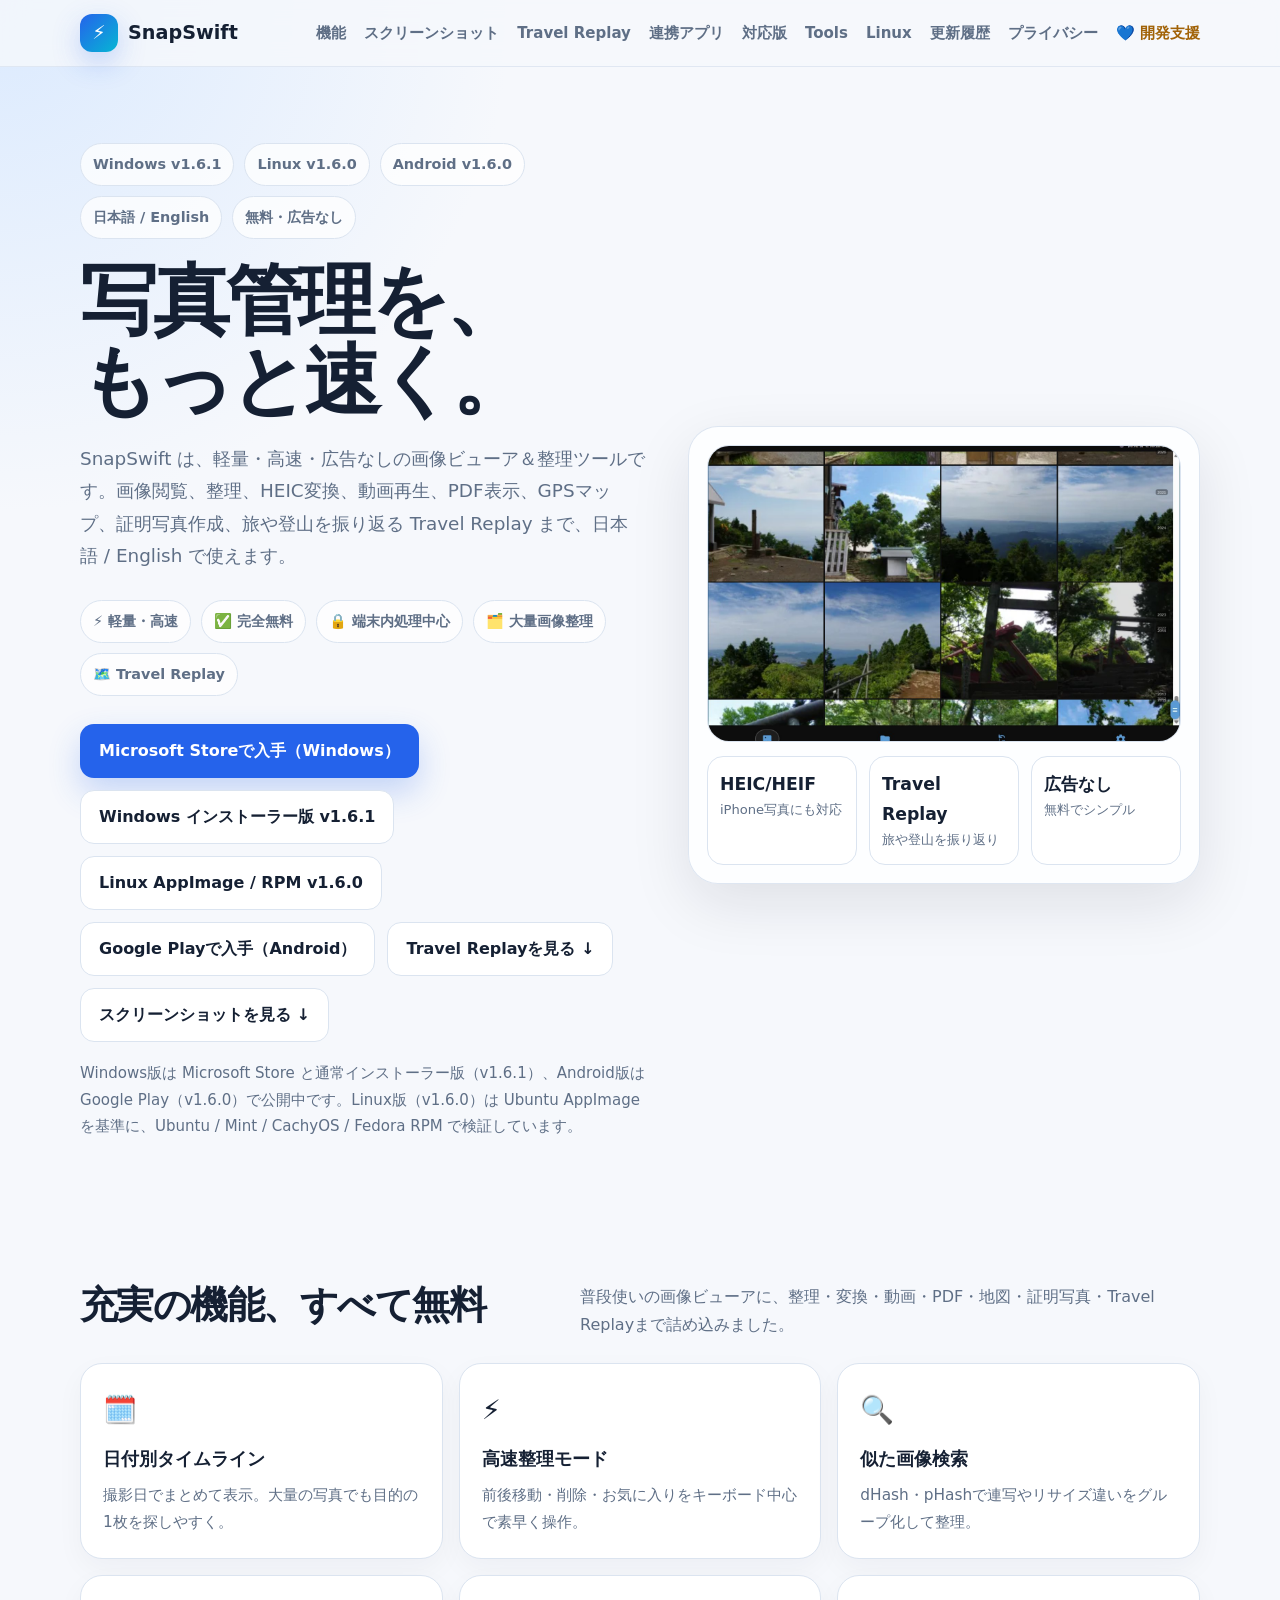
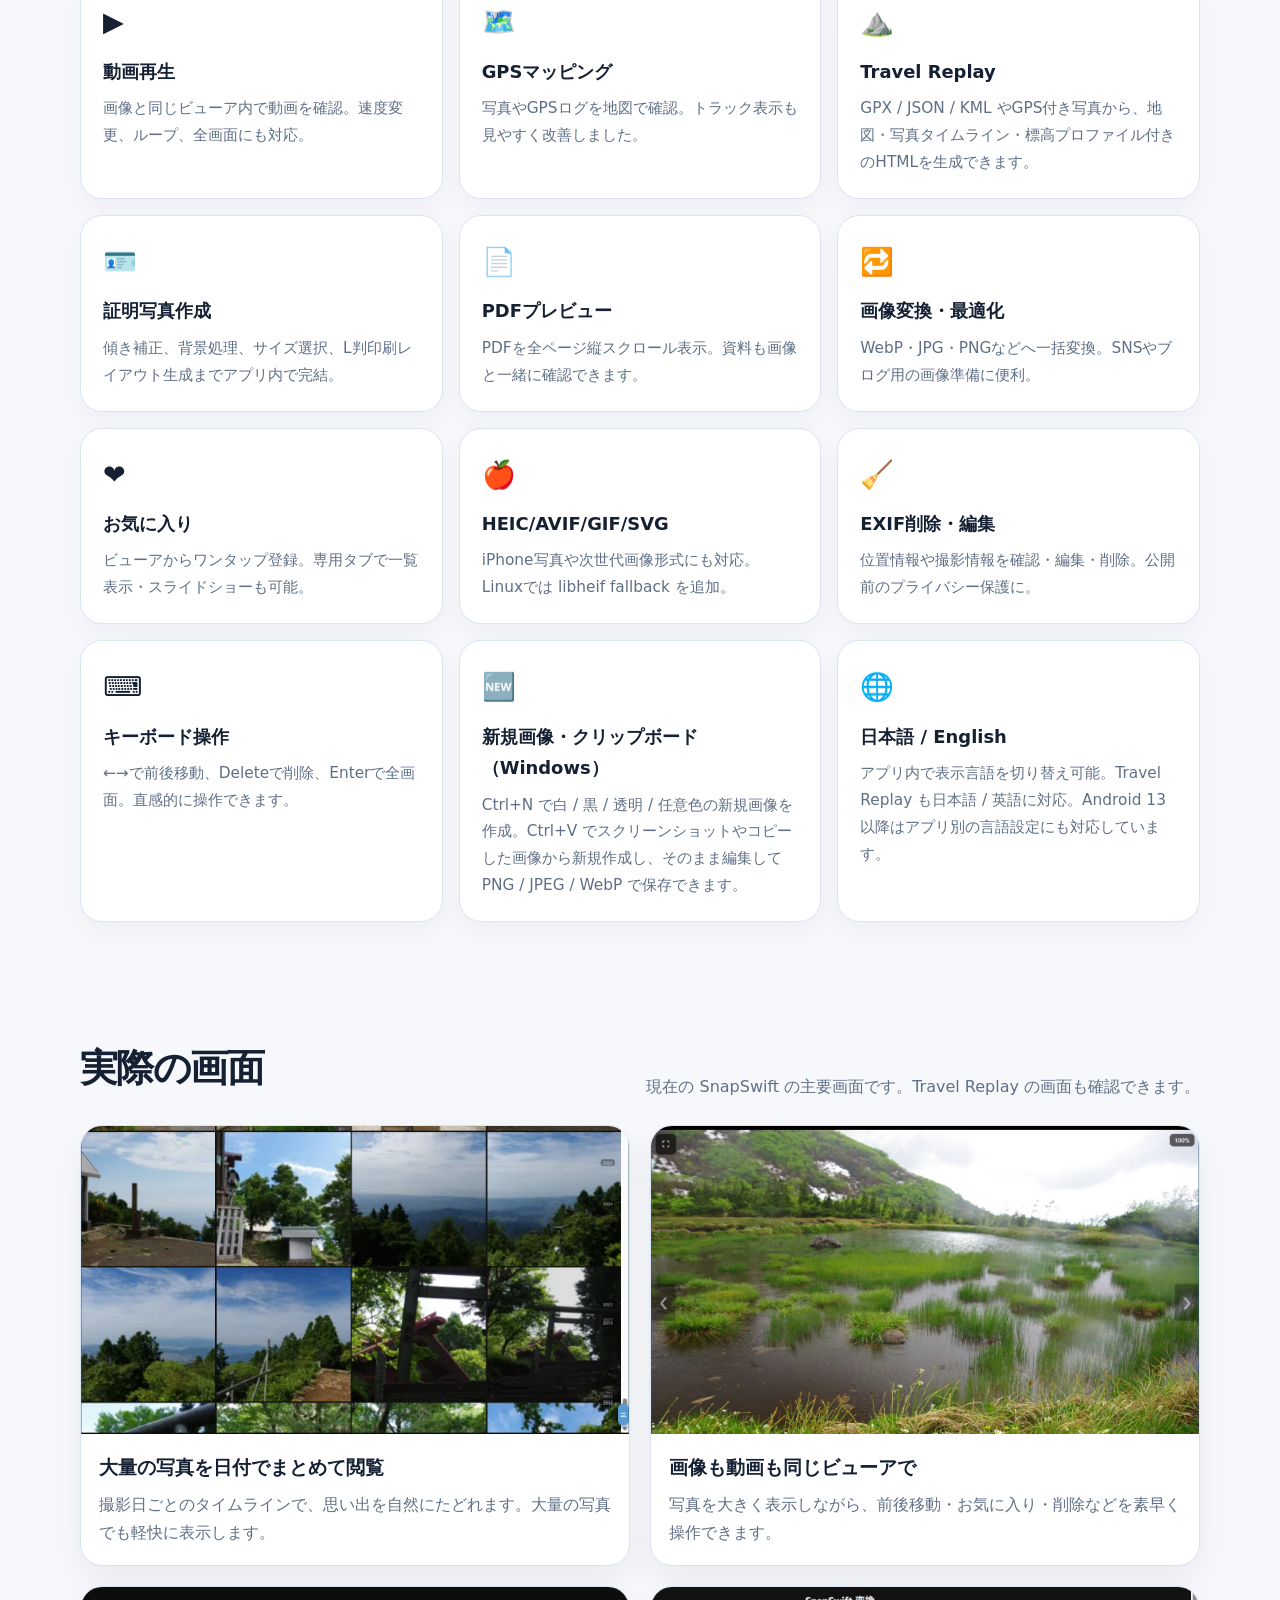
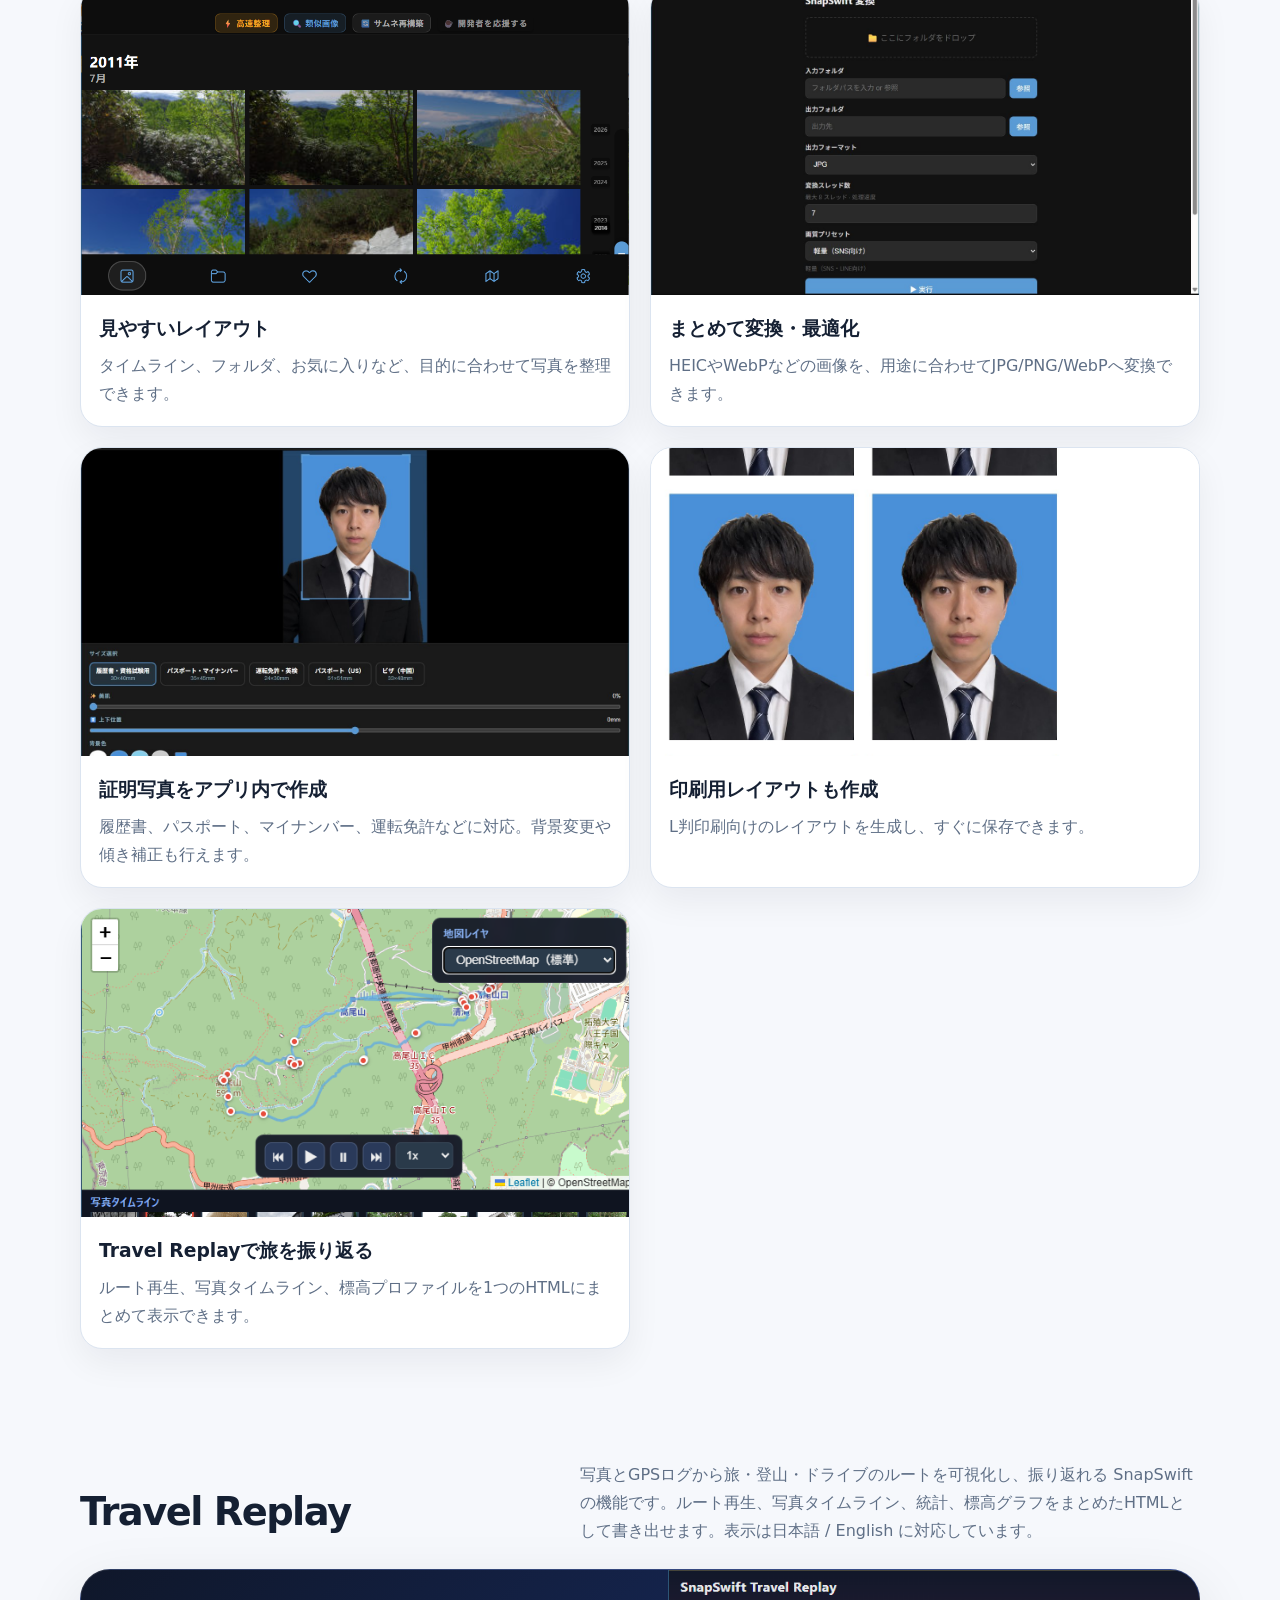
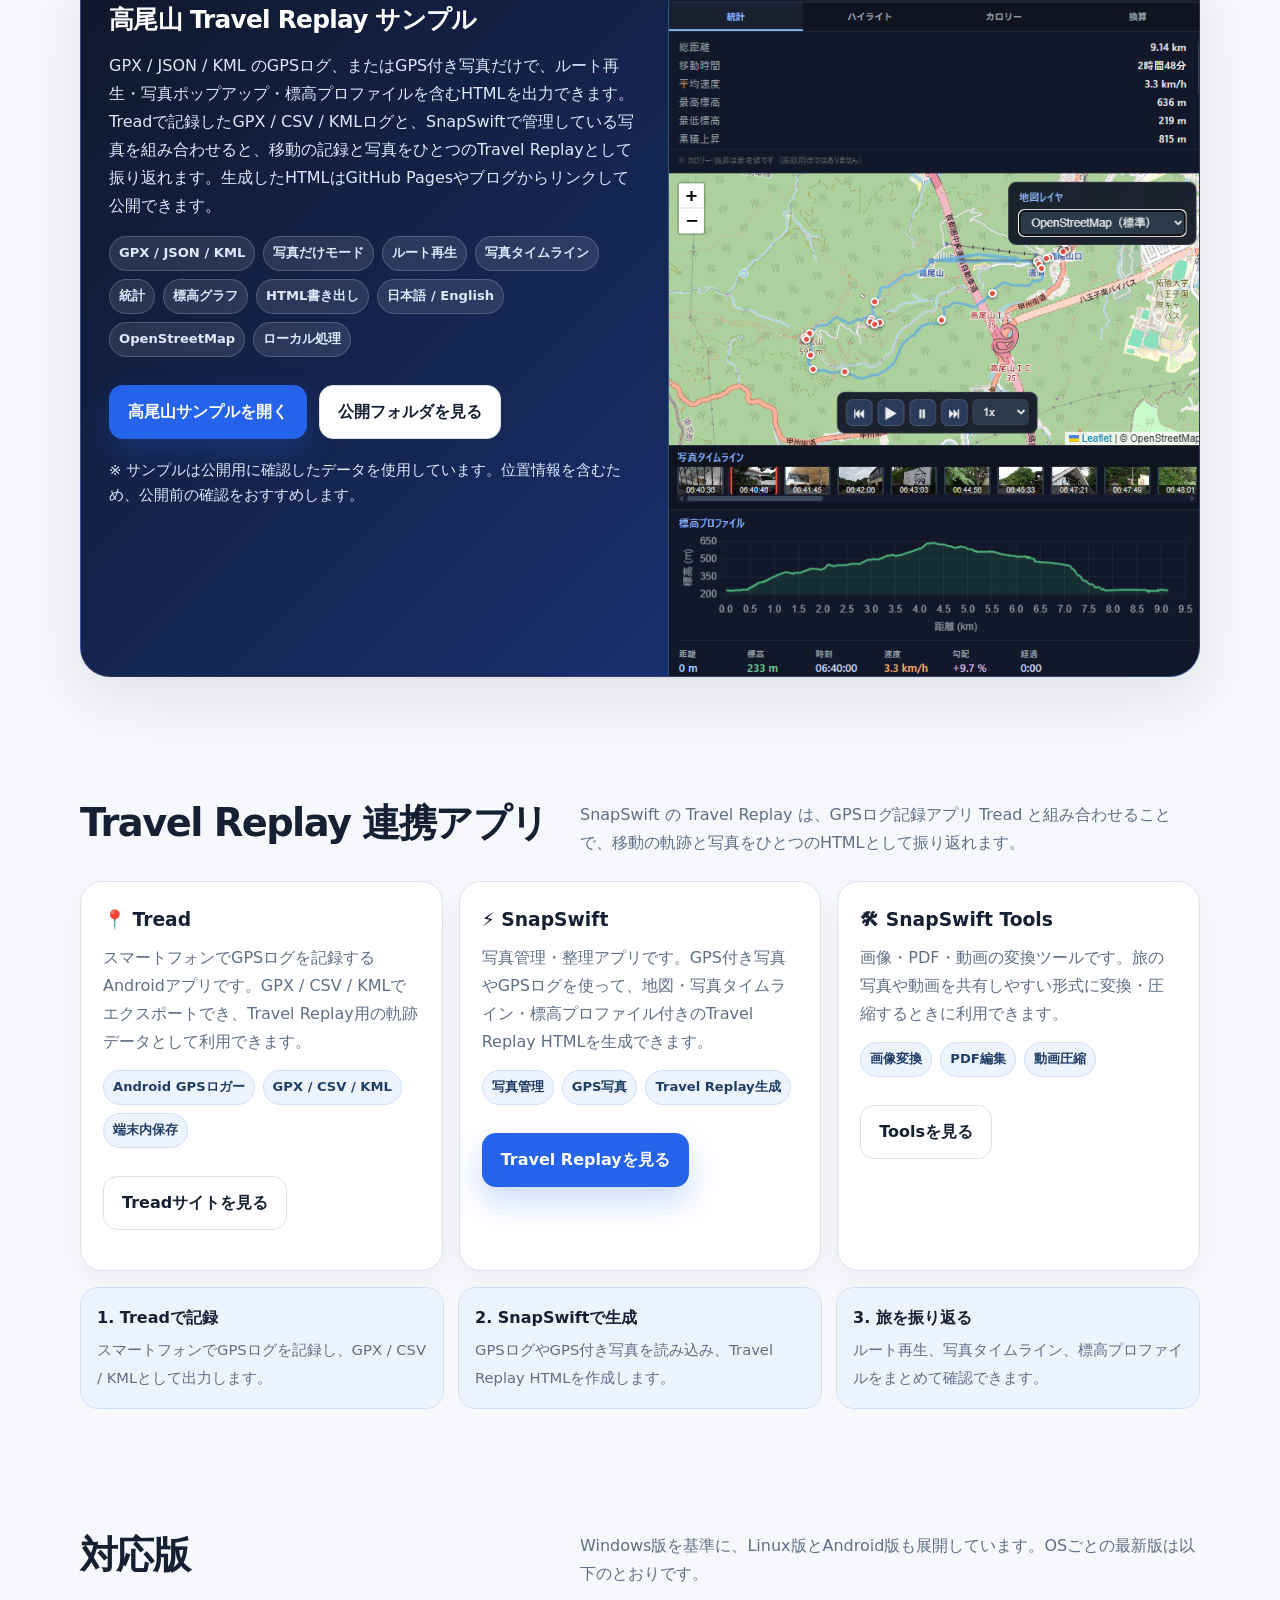
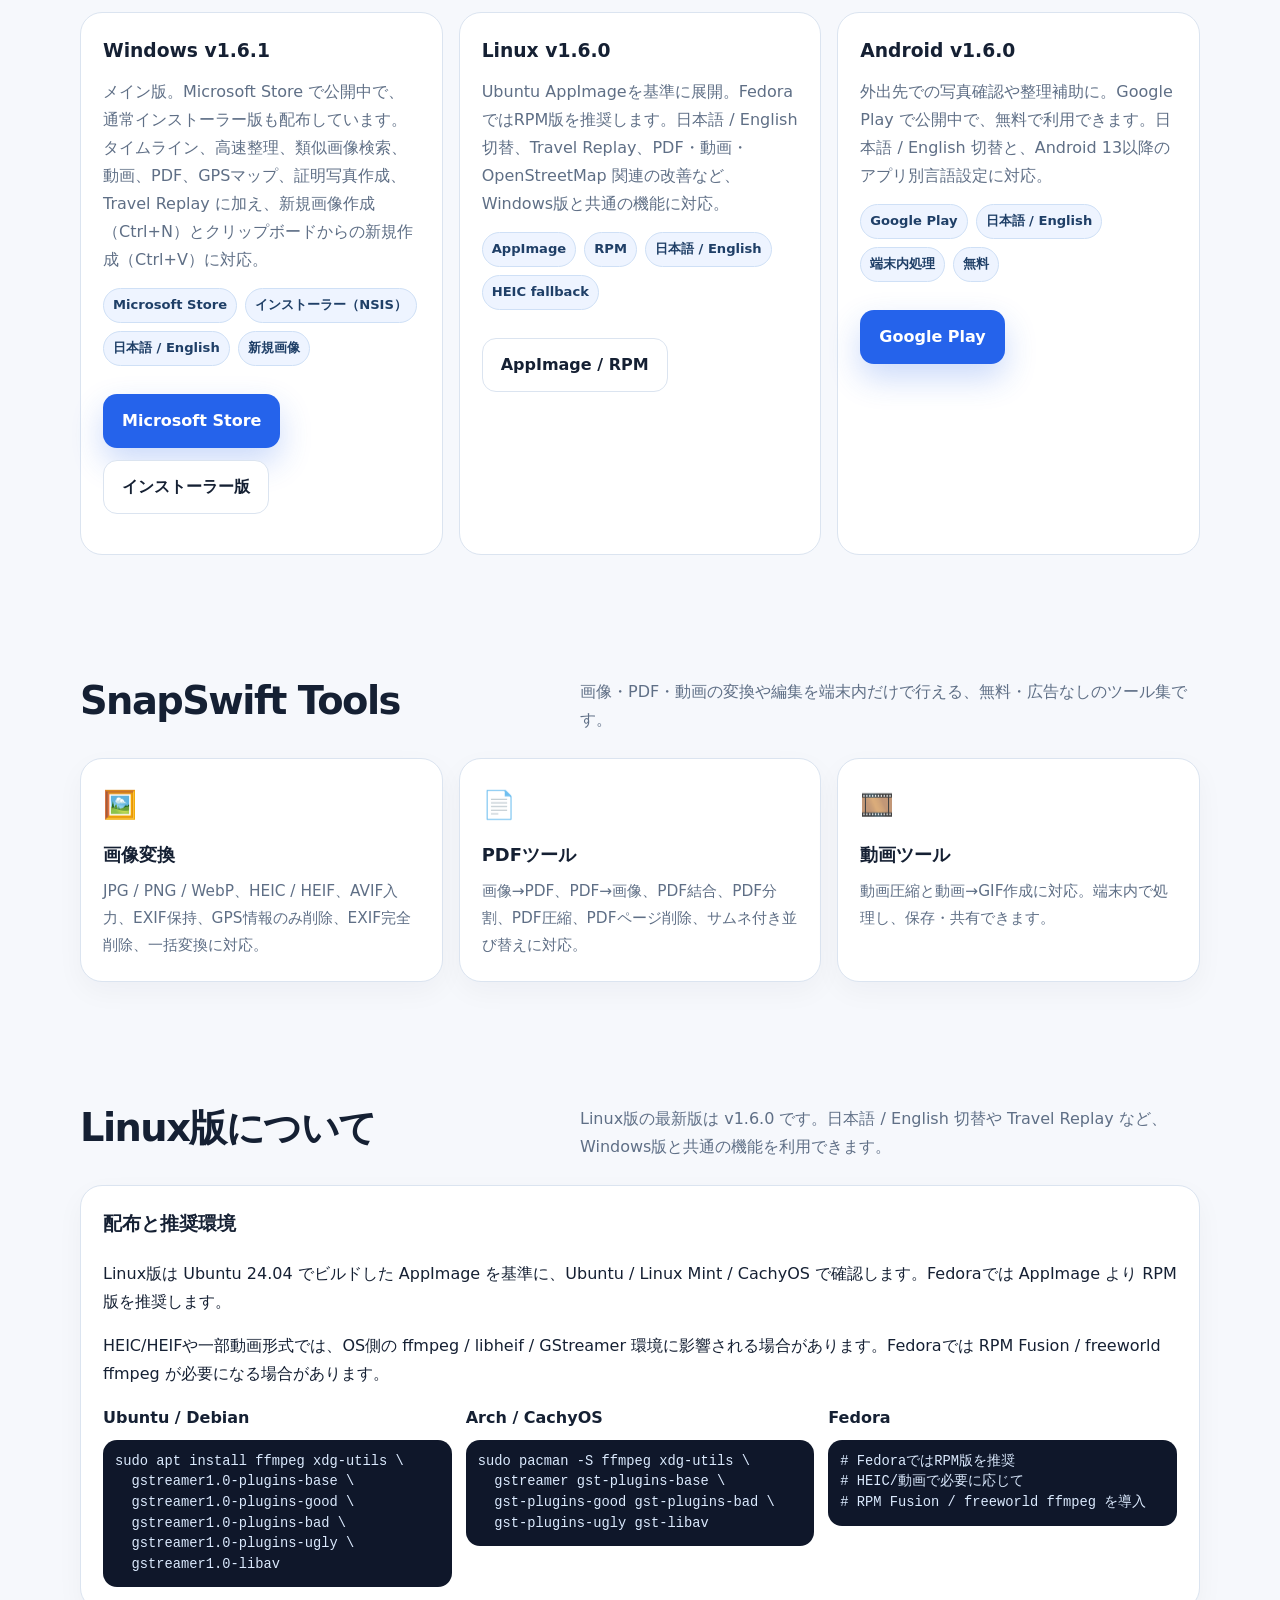
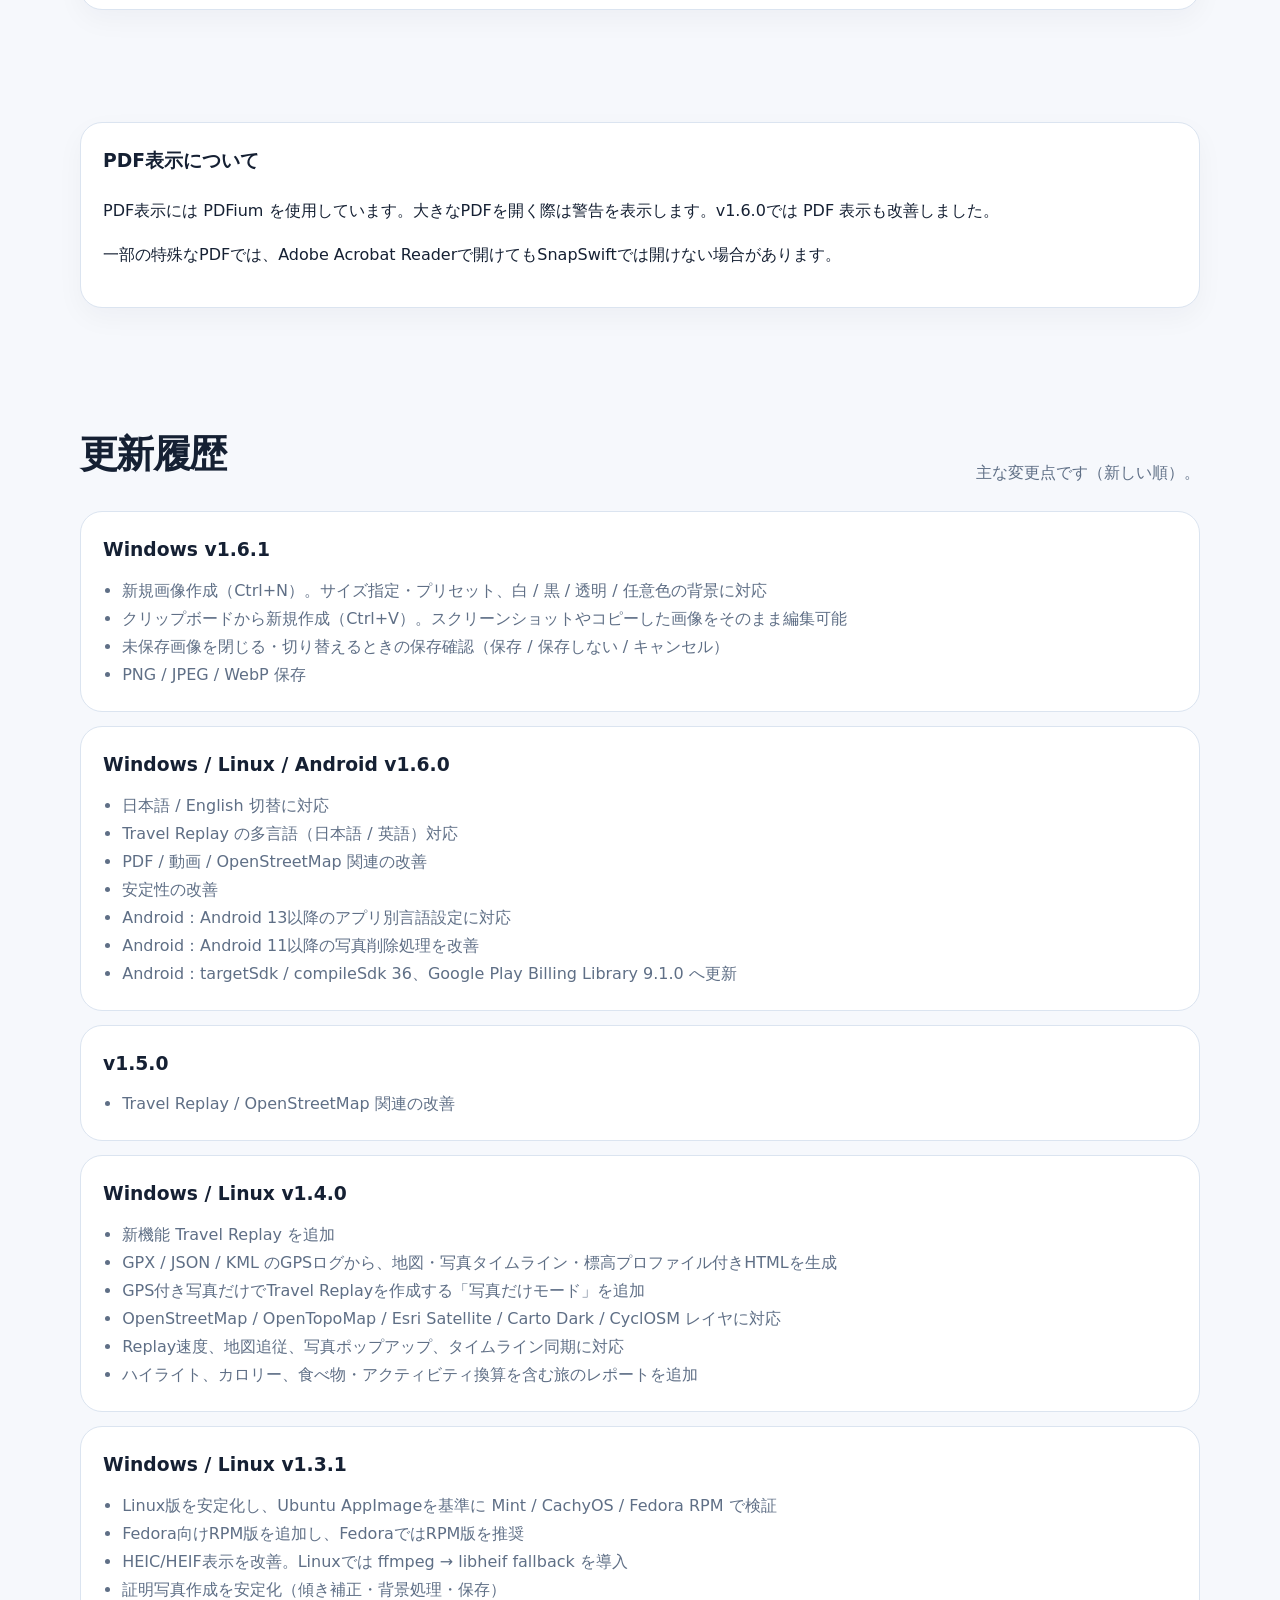
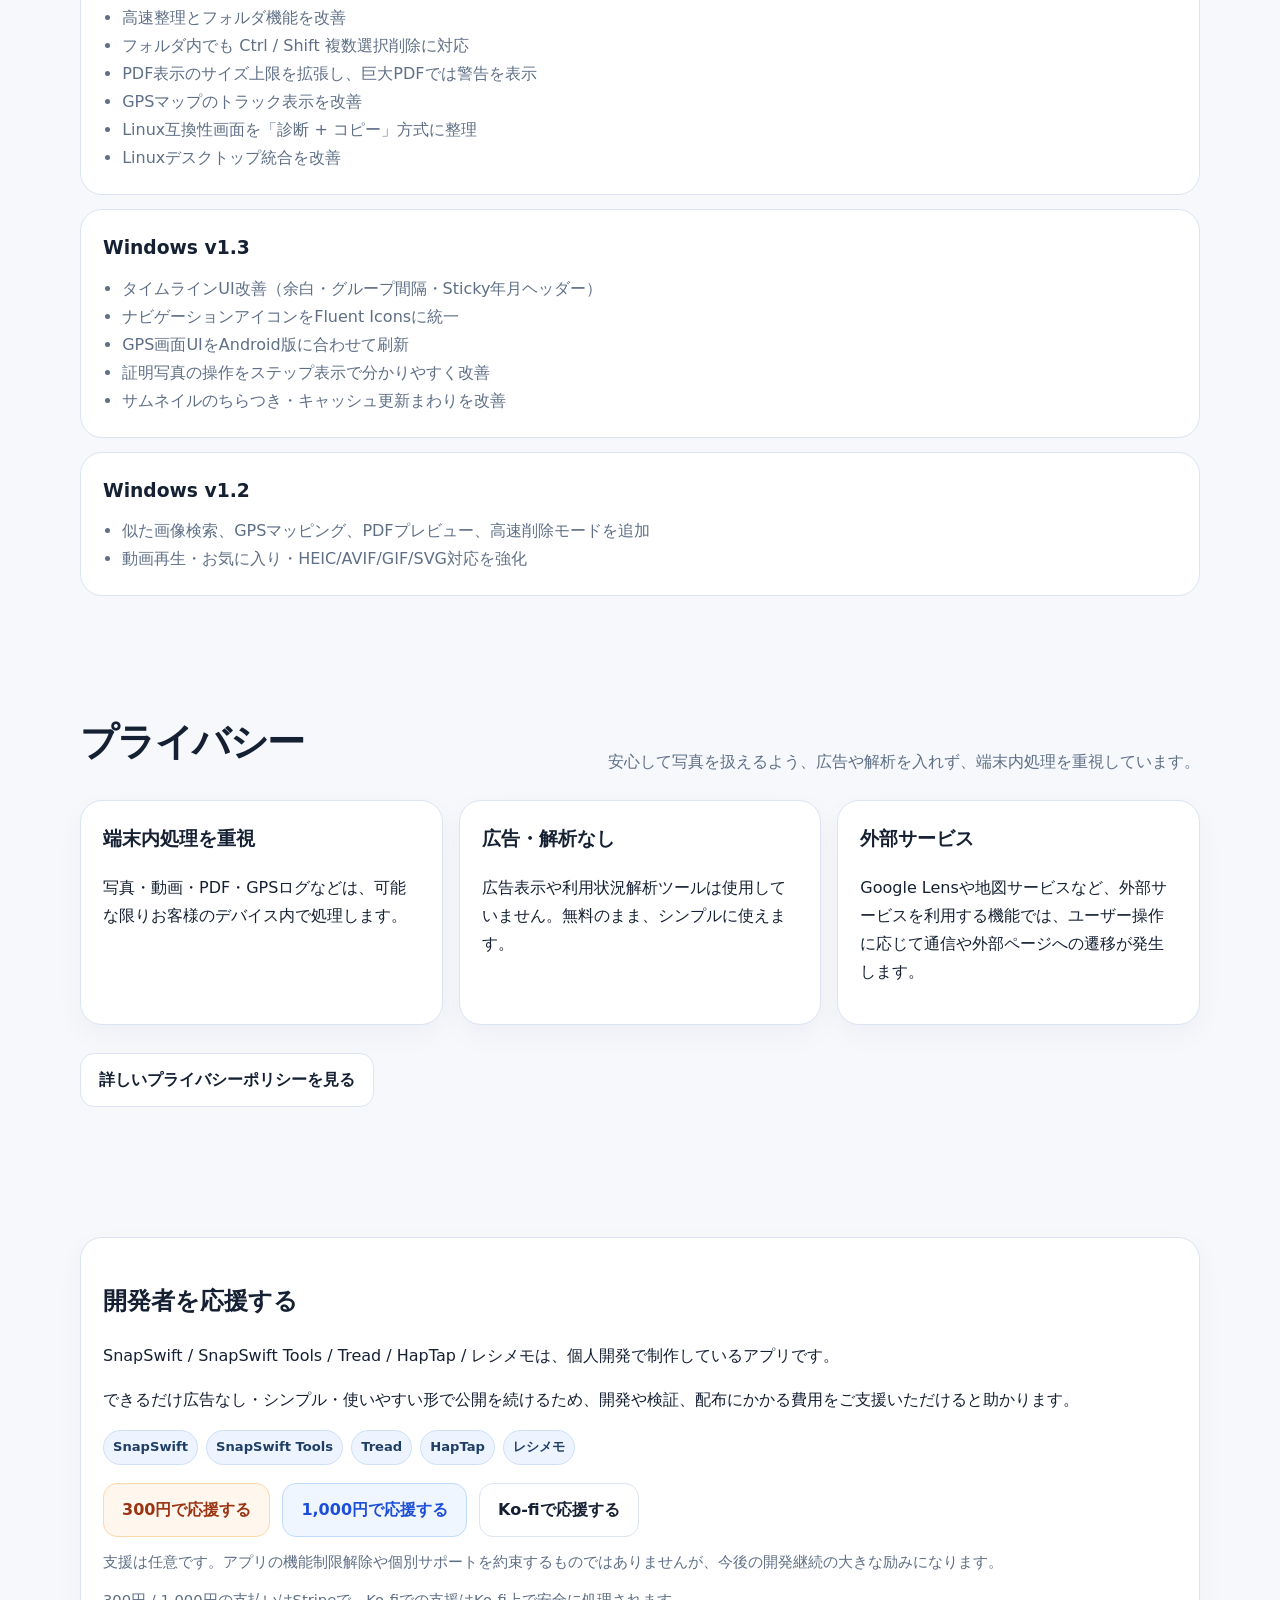
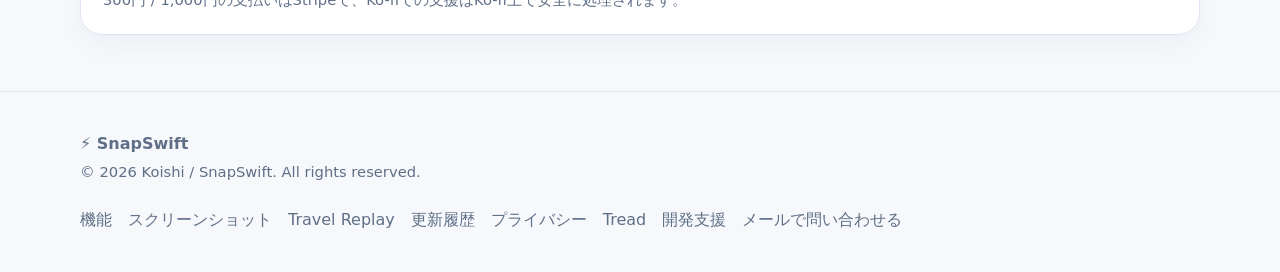
<file: index.html>
<!doctype html>
<html lang="ja">
<head>
  <meta charset="utf-8" />
  <meta name="viewport" content="width=device-width, initial-scale=1" />
  <title>SnapSwift - 軽量・高速な画像ビューア＆整理ツール</title>
  <meta name="description" content="SnapSwift は、Windows / Linux / Android に対応した軽量・高速・広告なしの画像ビューア＆整理ツールです。Travel Replayでは、Treadなどで記録したGPSログと写真を組み合わせて旅を振り返れます。" />
  <meta property="og:title" content="SnapSwift - 軽量・高速な画像ビューア＆整理ツール" />
  <meta property="og:description" content="Windows / Linux / Android 対応。写真管理、変換、動画、PDF、GPSマップ、Travel Replay。Treadと組み合わせて旅の軌跡を振り返れます。" />
  <meta property="og:type" content="website" />
  <meta property="og:image" content="https://mttakao599.github.io/SnapSwift-site/ss_timeline.png" />
  <meta name="theme-color" content="#2563eb" />
  <style>
    :root {
      --bg: #f6f8fc;
      --surface: #ffffff;
      --surface-soft: #eef4ff;
      --text: #152033;
      --muted: #5f6f86;
      --line: #dbe4f0;
      --primary: #2563eb;
      --primary-dark: #1d4ed8;
      --accent: #06b6d4;
      --shadow: 0 20px 60px rgba(15, 23, 42, 0.10);
      --radius: 22px;
    }
    * { box-sizing: border-box; }
    html { scroll-behavior: smooth; }
    body {
      margin: 0;
      font-family: system-ui, -apple-system, BlinkMacSystemFont, "Segoe UI", "Noto Sans JP", sans-serif;
      background: radial-gradient(circle at top left, #dbeafe 0, transparent 32rem), var(--bg);
      color: var(--text);
      line-height: 1.75;
    }
    a { color: inherit; text-decoration: none; }
    img { max-width: 100%; display: block; }
    .container { width: min(1120px, calc(100% - 32px)); margin: 0 auto; }
    header {
      position: sticky;
      top: 0;
      z-index: 10;
      backdrop-filter: blur(14px);
      background: rgba(246, 248, 252, 0.82);
      border-bottom: 1px solid rgba(219, 228, 240, 0.8);
    }
    .nav {
      display: flex;
      align-items: center;
      justify-content: space-between;
      gap: 16px;
      padding: 14px 0;
    }
    .brand { display: flex; align-items: center; gap: 10px; font-weight: 800; font-size: 1.2rem; }
    .brand-mark {
      width: 38px; height: 38px; display: grid; place-items: center; border-radius: 12px;
      background: linear-gradient(135deg, var(--primary), var(--accent)); color: #fff;
      box-shadow: 0 10px 28px rgba(37, 99, 235, .25);
    }
    .nav-links { display: flex; align-items: center; gap: 18px; color: var(--muted); font-weight: 650; font-size: .94rem; }
    .nav-links a:hover { color: var(--primary); }
    .support-link { color: #a16207 !important; }
    .hero { padding: 76px 0 48px; }
    .hero-grid { display: grid; grid-template-columns: 1.05fr .95fr; gap: 42px; align-items: center; }
    .badge-row { display: flex; flex-wrap: wrap; gap: 10px; margin-bottom: 22px; }
    .badge {
      display: inline-flex; align-items: center; gap: 7px; padding: 8px 12px; border: 1px solid var(--line);
      border-radius: 999px; background: rgba(255,255,255,.75); color: var(--muted); font-weight: 700; font-size: .9rem;
    }
    h1 { font-size: clamp(2.45rem, 6vw, 5rem); line-height: 1.04; letter-spacing: -0.055em; margin: 0 0 22px; }
    .hero p { font-size: 1.15rem; color: var(--muted); margin: 0 0 28px; }
    .hero-cta { display: flex; flex-wrap: wrap; gap: 12px; margin: 28px 0 18px; }
    .btn {
      display: inline-flex; align-items: center; justify-content: center; gap: 8px; min-height: 46px; padding: 12px 18px;
      border-radius: 14px; font-weight: 800; border: 1px solid transparent; transition: .16s ease;
    }
    .btn-primary { background: var(--primary); color: #fff; box-shadow: 0 14px 32px rgba(37,99,235,.24); }
    .btn-primary:hover { background: var(--primary-dark); transform: translateY(-1px); }
    .btn-secondary { background: #fff; color: var(--text); border-color: var(--line); }
    .btn-secondary:hover { border-color: #b8c5d8; transform: translateY(-1px); }
    .hero-note { font-size: .94rem !important; color: var(--muted); }
    .hero-card {
      background: rgba(255,255,255,.78); border: 1px solid rgba(219,228,240,.9); border-radius: 30px; padding: 18px; box-shadow: var(--shadow);
    }
    .hero-shot { border-radius: 22px; overflow: hidden; background: #dbeafe; border: 1px solid var(--line); }
    .hero-shot img { width: 100%; aspect-ratio: 16 / 10; object-fit: cover; }
    .hero-stats { display: grid; grid-template-columns: repeat(3, 1fr); gap: 12px; margin-top: 14px; }
    .stat { background: #fff; border: 1px solid var(--line); border-radius: 16px; padding: 12px; }
    .stat strong { display: block; font-size: 1.08rem; }
    .stat span { display: block; font-size: .82rem; color: var(--muted); }
    section { padding: 56px 0; }
    .section-title { display: flex; align-items: end; justify-content: space-between; gap: 24px; margin-bottom: 24px; }
    .section-title h2 { font-size: clamp(1.8rem, 3vw, 2.7rem); letter-spacing: -0.04em; margin: 0; }
    .section-title p { max-width: 620px; margin: 0; color: var(--muted); }
    .feature-grid { display: grid; grid-template-columns: repeat(3, 1fr); gap: 16px; }
    .feature-card {
      background: var(--surface); border: 1px solid var(--line); border-radius: var(--radius); padding: 22px; box-shadow: 0 10px 28px rgba(15,23,42,.04);
    }
    .feature-card .icon { font-size: 1.7rem; margin-bottom: 10px; }
    .feature-card h3 { margin: 0 0 8px; font-size: 1.12rem; }
    .feature-card p { margin: 0; color: var(--muted); font-size: .96rem; }
    .screens { display: grid; grid-template-columns: repeat(2, 1fr); gap: 20px; }
    .screen-card { background: #fff; border: 1px solid var(--line); border-radius: var(--radius); overflow: hidden; box-shadow: 0 14px 34px rgba(15,23,42,.06); }
    .screen-card img { aspect-ratio: 16 / 9; object-fit: cover; background: #e5edf8; width: 100%; }
    .screen-body { padding: 18px; }
    .screen-body h3 { margin: 0 0 6px; }
    .screen-body p { margin: 0; color: var(--muted); }
    .travel-highlight {
      background: linear-gradient(135deg, #0f172a, #1e3a8a);
      color: #fff;
      border-radius: 30px;
      overflow: hidden;
      box-shadow: var(--shadow);
      border: 1px solid rgba(255,255,255,.12);
    }
    .travel-highlight-grid { display: grid; grid-template-columns: 1.05fr .95fr; gap: 0; align-items: stretch; }
    .travel-highlight-body { padding: 28px; }
    .travel-highlight h3 { margin: 0 0 10px; font-size: 1.55rem; letter-spacing: -.03em; }
    .travel-highlight p { color: #dbeafe; margin: 0 0 16px; }
    .travel-highlight .pill { color: #dbeafe; background: rgba(255,255,255,.10); border-color: rgba(255,255,255,.18); }
    .travel-highlight-shot img { width: 100%; height: 100%; min-height: 300px; object-fit: cover; }

    .app-link-card {
      background: #fff;
      border: 1px solid var(--line);
      border-radius: var(--radius);
      padding: 22px;
      box-shadow: 0 10px 28px rgba(15,23,42,.04);
    }
    .app-link-card h3 { margin: 0 0 8px; }
    .app-link-card p { margin: 0 0 14px; color: var(--muted); }
    .flow-steps {
      display: grid;
      grid-template-columns: repeat(3, 1fr);
      gap: 14px;
      margin-top: 16px;
    }
    .flow-step {
      background: var(--surface-soft);
      border: 1px solid #cfe0f6;
      border-radius: 18px;
      padding: 16px;
    }
    .flow-step strong { display: block; margin-bottom: 4px; }
    .flow-step span { color: var(--muted); font-size: .92rem; }

    .platform-grid { display: grid; grid-template-columns: repeat(3, 1fr); gap: 16px; }
    .platform-card { background: #fff; border: 1px solid var(--line); border-radius: var(--radius); padding: 22px; }
    .platform-card h3 { margin: 0 0 10px; }
    .platform-card p { margin: 0 0 14px; color: var(--muted); }
    .pill-list { display: flex; flex-wrap: wrap; gap: 8px; }
    .pill { font-size: .82rem; font-weight: 750; color: #1f3f67; background: var(--surface-soft); border: 1px solid #cfe0f6; padding: 5px 9px; border-radius: 999px; }
    .linux-note, .privacy-box, .pdf-note {
      background: #fff; border: 1px solid var(--line); border-radius: var(--radius); padding: 22px; box-shadow: 0 10px 28px rgba(15,23,42,.04);
    }
    .linux-note h3, .privacy-box h3, .pdf-note h3 { margin-top: 0; }
    .code-grid { display: grid; grid-template-columns: repeat(3, 1fr); gap: 14px; margin-top: 16px; }
    pre { overflow: auto; margin: 8px 0 0; padding: 12px; border-radius: 14px; background: #0f172a; color: #dbeafe; font-size: .86rem; line-height: 1.5; }
    .timeline { display: grid; gap: 14px; }
    .release { background: #fff; border: 1px solid var(--line); border-radius: var(--radius); padding: 22px; }
    .release h3 { margin: 0 0 10px; }
    .release ul { margin: 0; padding-left: 1.2rem; color: var(--muted); }
    .privacy-grid { display: grid; grid-template-columns: repeat(3, 1fr); gap: 16px; }
    footer { padding: 38px 0; border-top: 1px solid var(--line); color: var(--muted); }
    .footer-inner { display: flex; justify-content: space-between; gap: 20px; align-items: center; flex-wrap: wrap; }
    .footer-links { display: flex; gap: 16px; flex-wrap: wrap; }
    .small { color: var(--muted); font-size: .92rem; }
    .support-actions { display: flex; flex-wrap: wrap; gap: 12px; margin: 18px 0 12px; }
    .btn-support-300 { background: #fff7ed; color: #9a3412; border-color: #fed7aa; }
    .btn-support-300:hover { border-color: #fb923c; transform: translateY(-1px); }
    .btn-support-1000 { background: #eff6ff; color: #1d4ed8; border-color: #bfdbfe; }
    .btn-support-1000:hover { border-color: #60a5fa; transform: translateY(-1px); }
    .support-note { margin: 12px 0 0; color: var(--muted); font-size: .92rem; }
    @media (max-width: 900px) {
      .hero-grid, .feature-grid, .platform-grid, .code-grid, .privacy-grid { grid-template-columns: 1fr; }
      .screens { grid-template-columns: 1fr; }
      .travel-highlight-grid, .flow-steps { grid-template-columns: 1fr; }
      .section-title { display: block; }
      .nav-links { display: none; }
      .hero { padding-top: 48px; }
      .hero-stats { grid-template-columns: 1fr; }
    }
  </style>
</head>
<body>
  <header>
    <div class="container nav">
      <a class="brand" href="#top" aria-label="SnapSwift home"><span class="brand-mark">⚡</span><span>SnapSwift</span></a>
      <nav class="nav-links" aria-label="Main navigation">
        <a href="#features">機能</a>
        <a href="#screenshots">スクリーンショット</a>
        <a href="#travel-replay">Travel Replay</a>
        <a href="#travel-apps">連携アプリ</a>
        <a href="#platforms">対応版</a>
        <a href="#tools">Tools</a>
        <a href="#linux">Linux</a>
        <a href="#history">更新履歴</a>
        <a href="privacy.html">プライバシー</a>
        <a class="support-link" href="#support">💙 開発支援</a>
      </nav>
    </div>
  </header>

  <main id="top">
    <section class="hero">
      <div class="container hero-grid">
        <div>
          <div class="badge-row">
            <span class="badge">Windows v1.6.1</span>
            <span class="badge">Linux v1.6.0</span>
            <span class="badge">Android v1.6.0</span>
            <span class="badge">日本語 / English</span>
            <span class="badge">無料・広告なし</span>
          </div>
          <h1>写真管理を、<br />もっと速く。</h1>
          <p>SnapSwift は、軽量・高速・広告なしの画像ビューア＆整理ツールです。画像閲覧、整理、HEIC変換、動画再生、PDF表示、GPSマップ、証明写真作成、旅や登山を振り返る Travel Replay まで、日本語 / English で使えます。</p>
          <div class="badge-row" aria-label="Key features">
            <span class="badge">⚡ 軽量・高速</span>
            <span class="badge">✅ 完全無料</span>
            <span class="badge">🔒 端末内処理中心</span>
            <span class="badge">🗂️ 大量画像整理</span>
            <span class="badge">🗺️ Travel Replay</span>
          </div>
          <div class="hero-cta">
            <a class="btn btn-primary" href="https://apps.microsoft.com/detail/9PFRM45P5DJ8" target="_blank" rel="noopener">Microsoft Storeで入手（Windows）</a>
            <a class="btn btn-secondary" href="https://github.com/MtTakao599/SnapSwift-site/releases/latest" target="_blank" rel="noopener">Windows インストーラー版 v1.6.1</a>
            <a class="btn btn-secondary" href="https://github.com/MtTakao599/SnapSwift-site/releases/latest" target="_blank" rel="noopener">Linux AppImage / RPM v1.6.0</a>
            <a class="btn btn-secondary" href="https://play.google.com/store/apps/details?id=com.snapswift.android" target="_blank" rel="noopener">Google Playで入手（Android）</a>
            <a class="btn btn-secondary" href="#travel-replay">Travel Replayを見る ↓</a>
            <a class="btn btn-secondary" href="#screenshots">スクリーンショットを見る ↓</a>
          </div>
          <p class="hero-note">Windows版は Microsoft Store と通常インストーラー版（v1.6.1）、Android版は Google Play（v1.6.0）で公開中です。Linux版（v1.6.0）は Ubuntu AppImage を基準に、Ubuntu / Mint / CachyOS / Fedora RPM で検証しています。</p>
        </div>
        <div class="hero-card">
          <div class="hero-shot"><img src="https://mttakao599.github.io/SnapSwift-site/ss_timeline.png" alt="SnapSwift タイムライン画面" /></div>
          <div class="hero-stats">
            <div class="stat"><strong>HEIC/HEIF</strong><span>iPhone写真にも対応</span></div>
            <div class="stat"><strong>Travel Replay</strong><span>旅や登山を振り返り</span></div>
            <div class="stat"><strong>広告なし</strong><span>無料でシンプル</span></div>
          </div>
        </div>
      </div>
    </section>

    <section id="features">
      <div class="container">
        <div class="section-title">
          <h2>充実の機能、すべて無料</h2>
          <p>普段使いの画像ビューアに、整理・変換・動画・PDF・地図・証明写真・Travel Replayまで詰め込みました。</p>
        </div>
        <div class="feature-grid">
          <article class="feature-card"><div class="icon">🗓️</div><h3>日付別タイムライン</h3><p>撮影日でまとめて表示。大量の写真でも目的の1枚を探しやすく。</p></article>
          <article class="feature-card"><div class="icon">⚡</div><h3>高速整理モード</h3><p>前後移動・削除・お気に入りをキーボード中心で素早く操作。</p></article>
          <article class="feature-card"><div class="icon">🔍</div><h3>似た画像検索</h3><p>dHash・pHashで連写やリサイズ違いをグループ化して整理。</p></article>
          <article class="feature-card"><div class="icon">▶️</div><h3>動画再生</h3><p>画像と同じビューア内で動画を確認。速度変更、ループ、全画面にも対応。</p></article>
                    <article class="feature-card"><div class="icon">🗺️</div><h3>GPSマッピング</h3><p>写真やGPSログを地図で確認。トラック表示も見やすく改善しました。</p></article>
          <article class="feature-card"><div class="icon">⛰️</div><h3>Travel Replay</h3><p>GPX / JSON / KML やGPS付き写真から、地図・写真タイムライン・標高プロファイル付きのHTMLを生成できます。</p></article>
          <article class="feature-card"><div class="icon">🪪</div><h3>証明写真作成</h3><p>傾き補正、背景処理、サイズ選択、L判印刷レイアウト生成までアプリ内で完結。</p></article>
          <article class="feature-card"><div class="icon">📄</div><h3>PDFプレビュー</h3><p>PDFを全ページ縦スクロール表示。資料も画像と一緒に確認できます。</p></article>
          <article class="feature-card"><div class="icon">🔁</div><h3>画像変換・最適化</h3><p>WebP・JPG・PNGなどへ一括変換。SNSやブログ用の画像準備に便利。</p></article>
          <article class="feature-card"><div class="icon">❤️</div><h3>お気に入り</h3><p>ビューアからワンタップ登録。専用タブで一覧表示・スライドショーも可能。</p></article>
          <article class="feature-card"><div class="icon">🍎</div><h3>HEIC/AVIF/GIF/SVG</h3><p>iPhone写真や次世代画像形式にも対応。Linuxでは libheif fallback を追加。</p></article>
          <article class="feature-card"><div class="icon">🧹</div><h3>EXIF削除・編集</h3><p>位置情報や撮影情報を確認・編集・削除。公開前のプライバシー保護に。</p></article>
          <article class="feature-card"><div class="icon">⌨️</div><h3>キーボード操作</h3><p>←→で前後移動、Deleteで削除、Enterで全画面。直感的に操作できます。</p></article>
          <article class="feature-card"><div class="icon">🆕</div><h3>新規画像・クリップボード（Windows）</h3><p>Ctrl+N で白 / 黒 / 透明 / 任意色の新規画像を作成。Ctrl+V でスクリーンショットやコピーした画像から新規作成し、そのまま編集して PNG / JPEG / WebP で保存できます。</p></article>
          <article class="feature-card"><div class="icon">🌐</div><h3>日本語 / English</h3><p>アプリ内で表示言語を切り替え可能。Travel Replay も日本語 / 英語に対応。Android 13以降はアプリ別の言語設定にも対応しています。</p></article>
        </div>
      </div>
    </section>

    <section id="screenshots">
      <div class="container">
        <div class="section-title">
          <h2>実際の画面</h2>
          <p>現在の SnapSwift の主要画面です。Travel Replay の画面も確認できます。</p>
        </div>
        <div class="screens">
          <article class="screen-card"><img src="https://mttakao599.github.io/SnapSwift-site/ss_timeline.png" alt="タイムライン画面" /><div class="screen-body"><h3>大量の写真を日付でまとめて閲覧</h3><p>撮影日ごとのタイムラインで、思い出を自然にたどれます。大量の写真でも軽快に表示します。</p></div></article>
          <article class="screen-card"><img src="https://mttakao599.github.io/SnapSwift-site/ss_viewer.png" alt="ビューア画面" /><div class="screen-body"><h3>画像も動画も同じビューアで</h3><p>写真を大きく表示しながら、前後移動・お気に入り・削除などを素早く操作できます。</p></div></article>
          <article class="screen-card"><img src="https://mttakao599.github.io/SnapSwift-site/ss_menu.png" alt="レイアウト画面" /><div class="screen-body"><h3>見やすいレイアウト</h3><p>タイムライン、フォルダ、お気に入りなど、目的に合わせて写真を整理できます。</p></div></article>
          <article class="screen-card"><img src="https://mttakao599.github.io/SnapSwift-site/ss_convert.png" alt="画像変換画面" /><div class="screen-body"><h3>まとめて変換・最適化</h3><p>HEICやWebPなどの画像を、用途に合わせてJPG/PNG/WebPへ変換できます。</p></div></article>
          <article class="screen-card"><img src="https://mttakao599.github.io/SnapSwift-site/ss_idphoto.png" alt="証明写真作成画面" /><div class="screen-body"><h3>証明写真をアプリ内で作成</h3><p>履歴書、パスポート、マイナンバー、運転免許などに対応。背景変更や傾き補正も行えます。</p></div></article>
          <article class="screen-card"><img src="https://mttakao599.github.io/SnapSwift-site/ss_layout.png" alt="証明写真完成画面" /><div class="screen-body"><h3>印刷用レイアウトも作成</h3><p>L判印刷向けのレイアウトを生成し、すぐに保存できます。</p></div></article>
          <article class="screen-card"><img src="https://mttakao599.github.io/SnapSwift-site/travel/takao-20260605/FC2Takao20260605.png" alt="Travel Replay画面" /><div class="screen-body"><h3>Travel Replayで旅を振り返る</h3><p>ルート再生、写真タイムライン、標高プロファイルを1つのHTMLにまとめて表示できます。</p></div></article>
        </div>
      </div>
    </section>



    <section id="travel-replay">
      <div class="container">
        <div class="section-title">
          <h2>Travel Replay</h2>
          <p>写真とGPSログから旅・登山・ドライブのルートを可視化し、振り返れる SnapSwift の機能です。ルート再生、写真タイムライン、統計、標高グラフをまとめたHTMLとして書き出せます。表示は日本語 / English に対応しています。</p>
        </div>
        <div class="travel-highlight">
          <div class="travel-highlight-grid">
            <div class="travel-highlight-body">
              <h3>高尾山 Travel Replay サンプル</h3>
              <p>GPX / JSON / KML のGPSログ、またはGPS付き写真だけで、ルート再生・写真ポップアップ・標高プロファイルを含むHTMLを出力できます。Treadで記録したGPX / CSV / KMLログと、SnapSwiftで管理している写真を組み合わせると、移動の記録と写真をひとつのTravel Replayとして振り返れます。生成したHTMLはGitHub Pagesやブログからリンクして公開できます。</p>
              <div class="pill-list">
                <span class="pill">GPX / JSON / KML</span>
                <span class="pill">写真だけモード</span>
                <span class="pill">ルート再生</span>
                <span class="pill">写真タイムライン</span>
                <span class="pill">統計</span>
                <span class="pill">標高グラフ</span>
                <span class="pill">HTML書き出し</span>
                <span class="pill">日本語 / English</span>
                <span class="pill">OpenStreetMap</span>
                <span class="pill">ローカル処理</span>
              </div>
              <div class="hero-cta">
                <a class="btn btn-primary" href="https://mttakao599.github.io/SnapSwift-site/travel/takao-20260605/takao_travel_replay.html" target="_blank" rel="noopener">高尾山サンプルを開く</a>
                <a class="btn btn-secondary" href="https://github.com/MtTakao599/SnapSwift-site/tree/main/travel/takao-20260605" target="_blank" rel="noopener">公開フォルダを見る</a>
              </div>
              <p class="small">※ サンプルは公開用に確認したデータを使用しています。位置情報を含むため、公開前の確認をおすすめします。</p>
            </div>
            <a class="travel-highlight-shot" href="https://mttakao599.github.io/SnapSwift-site/travel/takao-20260605/takao_travel_replay.html" target="_blank" rel="noopener" aria-label="高尾山 Travel Replay サンプルを開く">
              <img src="https://mttakao599.github.io/SnapSwift-site/travel/takao-20260605/FC2Takao20260605.png" alt="SnapSwift Travel Replay 高尾山サンプル" />
            </a>
          </div>
        </div>
      </div>
    </section>


    <section id="travel-apps">
      <div class="container">
        <div class="section-title">
          <h2>Travel Replay 連携アプリ</h2>
          <p>SnapSwift の Travel Replay は、GPSログ記録アプリ Tread と組み合わせることで、移動の軌跡と写真をひとつのHTMLとして振り返れます。</p>
        </div>

        <div class="platform-grid">
          <article class="app-link-card">
            <h3>📍 Tread</h3>
            <p>スマートフォンでGPSログを記録するAndroidアプリです。GPX / CSV / KMLでエクスポートでき、Travel Replay用の軌跡データとして利用できます。</p>
            <div class="pill-list"><span class="pill">Android GPSロガー</span><span class="pill">GPX / CSV / KML</span><span class="pill">端末内保存</span></div>
            <div class="hero-cta">
              <a class="btn btn-secondary" href="https://mttakao599.github.io/tread-site/" target="_blank" rel="noopener">Treadサイトを見る</a>
            </div>
          </article>

          <article class="app-link-card">
            <h3>⚡ SnapSwift</h3>
            <p>写真管理・整理アプリです。GPS付き写真やGPSログを使って、地図・写真タイムライン・標高プロファイル付きのTravel Replay HTMLを生成できます。</p>
            <div class="pill-list"><span class="pill">写真管理</span><span class="pill">GPS写真</span><span class="pill">Travel Replay生成</span></div>
            <div class="hero-cta">
              <a class="btn btn-primary" href="#travel-replay">Travel Replayを見る</a>
            </div>
          </article>

          <article class="app-link-card">
            <h3>🛠 SnapSwift Tools</h3>
            <p>画像・PDF・動画の変換ツールです。旅の写真や動画を共有しやすい形式に変換・圧縮するときに利用できます。</p>
            <div class="pill-list"><span class="pill">画像変換</span><span class="pill">PDF編集</span><span class="pill">動画圧縮</span></div>
            <div class="hero-cta">
              <a class="btn btn-secondary" href="#tools">Toolsを見る</a>
            </div>
          </article>
        </div>

        <div class="flow-steps">
          <div class="flow-step"><strong>1. Treadで記録</strong><span>スマートフォンでGPSログを記録し、GPX / CSV / KMLとして出力します。</span></div>
          <div class="flow-step"><strong>2. SnapSwiftで生成</strong><span>GPSログやGPS付き写真を読み込み、Travel Replay HTMLを作成します。</span></div>
          <div class="flow-step"><strong>3. 旅を振り返る</strong><span>ルート再生、写真タイムライン、標高プロファイルをまとめて確認できます。</span></div>
        </div>
      </div>
    </section>


    <section id="platforms">
      <div class="container">
        <div class="section-title">
          <h2>対応版</h2>
          <p>Windows版を基準に、Linux版とAndroid版も展開しています。OSごとの最新版は以下のとおりです。</p>
        </div>
        <div class="platform-grid">
          <article class="platform-card">
            <h3>Windows v1.6.1</h3>
            <p>メイン版。Microsoft Store で公開中で、通常インストーラー版も配布しています。タイムライン、高速整理、類似画像検索、動画、PDF、GPSマップ、証明写真作成、Travel Replay に加え、新規画像作成（Ctrl+N）とクリップボードからの新規作成（Ctrl+V）に対応。</p>
            <div class="pill-list"><span class="pill">Microsoft Store</span><span class="pill">インストーラー（NSIS）</span><span class="pill">日本語 / English</span><span class="pill">新規画像</span></div>
            <div class="hero-cta">
              <a class="btn btn-primary" href="https://apps.microsoft.com/detail/9PFRM45P5DJ8" target="_blank" rel="noopener">Microsoft Store</a>
              <a class="btn btn-secondary" href="https://github.com/MtTakao599/SnapSwift-site/releases/latest" target="_blank" rel="noopener">インストーラー版</a>
            </div>
          </article>
          <article class="platform-card">
            <h3>Linux v1.6.0</h3>
            <p>Ubuntu AppImageを基準に展開。FedoraではRPM版を推奨します。日本語 / English 切替、Travel Replay、PDF・動画・OpenStreetMap 関連の改善など、Windows版と共通の機能に対応。</p>
            <div class="pill-list"><span class="pill">AppImage</span><span class="pill">RPM</span><span class="pill">日本語 / English</span><span class="pill">HEIC fallback</span></div>
            <div class="hero-cta">
              <a class="btn btn-secondary" href="https://github.com/MtTakao599/SnapSwift-site/releases/latest" target="_blank" rel="noopener">AppImage / RPM</a>
            </div>
          </article>
          <article class="platform-card">
            <h3>Android v1.6.0</h3>
            <p>外出先での写真確認や整理補助に。Google Play で公開中で、無料で利用できます。日本語 / English 切替と、Android 13以降のアプリ別言語設定に対応。</p>
            <div class="pill-list"><span class="pill">Google Play</span><span class="pill">日本語 / English</span><span class="pill">端末内処理</span><span class="pill">無料</span></div>
            <div class="hero-cta">
              <a class="btn btn-primary" href="https://play.google.com/store/apps/details?id=com.snapswift.android" target="_blank" rel="noopener">Google Play</a>
            </div>
          </article>
        </div>
      </div>
    </section>


    <section id="tools">
      <div class="container">
        <div class="section-title">
          <h2>SnapSwift Tools</h2>
          <p>画像・PDF・動画の変換や編集を端末内だけで行える、無料・広告なしのツール集です。</p>
        </div>
        <div class="feature-grid">
          <article class="feature-card"><div class="icon">🖼️</div><h3>画像変換</h3><p>JPG / PNG / WebP、HEIC / HEIF、AVIF入力、EXIF保持、GPS情報のみ削除、EXIF完全削除、一括変換に対応。</p></article>
          <article class="feature-card"><div class="icon">📄</div><h3>PDFツール</h3><p>画像→PDF、PDF→画像、PDF結合、PDF分割、PDF圧縮、PDFページ削除、サムネ付き並び替えに対応。</p></article>
          <article class="feature-card"><div class="icon">🎞️</div><h3>動画ツール</h3><p>動画圧縮と動画→GIF作成に対応。端末内で処理し、保存・共有できます。</p></article>
        </div>
      </div>
    </section>


    <section id="linux">
      <div class="container">
        <div class="section-title">
          <h2>Linux版について</h2>
          <p>Linux版の最新版は v1.6.0 です。日本語 / English 切替や Travel Replay など、Windows版と共通の機能を利用できます。</p>
        </div>
        <div class="linux-note">
          <h3>配布と推奨環境</h3>
          <p>Linux版は Ubuntu 24.04 でビルドした AppImage を基準に、Ubuntu / Linux Mint / CachyOS で確認します。Fedoraでは AppImage より RPM版を推奨します。</p>
          <p>HEIC/HEIFや一部動画形式では、OS側の ffmpeg / libheif / GStreamer 環境に影響される場合があります。Fedoraでは RPM Fusion / freeworld ffmpeg が必要になる場合があります。</p>
          <div class="code-grid">
            <div><strong>Ubuntu / Debian</strong><pre>sudo apt install ffmpeg xdg-utils \
  gstreamer1.0-plugins-base \
  gstreamer1.0-plugins-good \
  gstreamer1.0-plugins-bad \
  gstreamer1.0-plugins-ugly \
  gstreamer1.0-libav</pre></div>
            <div><strong>Arch / CachyOS</strong><pre>sudo pacman -S ffmpeg xdg-utils \
  gstreamer gst-plugins-base \
  gst-plugins-good gst-plugins-bad \
  gst-plugins-ugly gst-libav</pre></div>
            <div><strong>Fedora</strong><pre># FedoraではRPM版を推奨
# HEIC/動画で必要に応じて
# RPM Fusion / freeworld ffmpeg を導入</pre></div>
          </div>
        </div>
      </div>
    </section>

    <section id="pdf-note">
      <div class="container">
        <div class="pdf-note">
          <h3>PDF表示について</h3>
          <p>PDF表示には PDFium を使用しています。大きなPDFを開く際は警告を表示します。v1.6.0では PDF 表示も改善しました。</p>
          <p>一部の特殊なPDFでは、Adobe Acrobat Readerで開けてもSnapSwiftでは開けない場合があります。</p>
        </div>
      </div>
    </section>

    <section id="history">
      <div class="container">
        <div class="section-title">
          <h2>更新履歴</h2>
          <p>主な変更点です（新しい順）。</p>
        </div>
        <div class="timeline">
          <article class="release">
            <h3>Windows v1.6.1</h3>
            <ul>
              <li>新規画像作成（Ctrl+N）。サイズ指定・プリセット、白 / 黒 / 透明 / 任意色の背景に対応</li>
              <li>クリップボードから新規作成（Ctrl+V）。スクリーンショットやコピーした画像をそのまま編集可能</li>
              <li>未保存画像を閉じる・切り替えるときの保存確認（保存 / 保存しない / キャンセル）</li>
              <li>PNG / JPEG / WebP 保存</li>
            </ul>
          </article>
          <article class="release">
            <h3>Windows / Linux / Android v1.6.0</h3>
            <ul>
              <li>日本語 / English 切替に対応</li>
              <li>Travel Replay の多言語（日本語 / 英語）対応</li>
              <li>PDF / 動画 / OpenStreetMap 関連の改善</li>
              <li>安定性の改善</li>
              <li>Android：Android 13以降のアプリ別言語設定に対応</li>
              <li>Android：Android 11以降の写真削除処理を改善</li>
              <li>Android：targetSdk / compileSdk 36、Google Play Billing Library 9.1.0 へ更新</li>
            </ul>
          </article>
          <article class="release">
            <h3>v1.5.0</h3>
            <ul>
              <li>Travel Replay / OpenStreetMap 関連の改善</li>
            </ul>
          </article>
          <article class="release">
            <h3>Windows / Linux v1.4.0</h3>
            <ul>
              <li>新機能 Travel Replay を追加</li>
              <li>GPX / JSON / KML のGPSログから、地図・写真タイムライン・標高プロファイル付きHTMLを生成</li>
              <li>GPS付き写真だけでTravel Replayを作成する「写真だけモード」を追加</li>
              <li>OpenStreetMap / OpenTopoMap / Esri Satellite / Carto Dark / CyclOSM レイヤに対応</li>
              <li>Replay速度、地図追従、写真ポップアップ、タイムライン同期に対応</li>
              <li>ハイライト、カロリー、食べ物・アクティビティ換算を含む旅のレポートを追加</li>
            </ul>
          </article>
          <article class="release">
            <h3>Windows / Linux v1.3.1</h3>
            <ul>
              <li>Linux版を安定化し、Ubuntu AppImageを基準に Mint / CachyOS / Fedora RPM で検証</li>
              <li>Fedora向けRPM版を追加し、FedoraではRPM版を推奨</li>
              <li>HEIC/HEIF表示を改善。Linuxでは ffmpeg → libheif fallback を導入</li>
              <li>証明写真作成を安定化（傾き補正・背景処理・保存）</li>
              <li>高速整理とフォルダ機能を改善</li>
              <li>フォルダ内でも Ctrl / Shift 複数選択削除に対応</li>
              <li>PDF表示のサイズ上限を拡張し、巨大PDFでは警告を表示</li>
              <li>GPSマップのトラック表示を改善</li>
              <li>Linux互換性画面を「診断 + コピー」方式に整理</li>
              <li>Linuxデスクトップ統合を改善</li>
            </ul>
          </article>
          <article class="release">
            <h3>Windows v1.3</h3>
            <ul>
              <li>タイムラインUI改善（余白・グループ間隔・Sticky年月ヘッダー）</li>
              <li>ナビゲーションアイコンをFluent Iconsに統一</li>
              <li>GPS画面UIをAndroid版に合わせて刷新</li>
              <li>証明写真の操作をステップ表示で分かりやすく改善</li>
              <li>サムネイルのちらつき・キャッシュ更新まわりを改善</li>
            </ul>
          </article>
          <article class="release">
            <h3>Windows v1.2</h3>
            <ul>
              <li>似た画像検索、GPSマッピング、PDFプレビュー、高速削除モードを追加</li>
              <li>動画再生・お気に入り・HEIC/AVIF/GIF/SVG対応を強化</li>
            </ul>
          </article>
        </div>
      </div>
    </section>

    <section id="privacy">
      <div class="container">
        <div class="section-title">
          <h2>プライバシー</h2>
          <p>安心して写真を扱えるよう、広告や解析を入れず、端末内処理を重視しています。</p>
        </div>
        <div class="privacy-grid">
          <article class="privacy-box"><h3>端末内処理を重視</h3><p>写真・動画・PDF・GPSログなどは、可能な限りお客様のデバイス内で処理します。</p></article>
          <article class="privacy-box"><h3>広告・解析なし</h3><p>広告表示や利用状況解析ツールは使用していません。無料のまま、シンプルに使えます。</p></article>
          <article class="privacy-box"><h3>外部サービス</h3><p>Google Lensや地図サービスなど、外部サービスを利用する機能では、ユーザー操作に応じて通信や外部ページへの遷移が発生します。</p></article>
        </div>
        <div class="hero-cta">
          <a class="btn btn-secondary" href="privacy.html">詳しいプライバシーポリシーを見る</a>
        </div>
      </div>
    </section>

    <section id="support">
      <div class="container">
        <div class="linux-note">
          <h2>開発者を応援する</h2>
          <p>SnapSwift / SnapSwift Tools / Tread / HapTap / レシメモは、個人開発で制作しているアプリです。</p>
          <p>できるだけ広告なし・シンプル・使いやすい形で公開を続けるため、開発や検証、配布にかかる費用をご支援いただけると助かります。</p>
          <div class="pill-list" aria-label="対象アプリ">
            <span class="pill">SnapSwift</span>
            <span class="pill">SnapSwift Tools</span>
            <span class="pill">Tread</span>
            <span class="pill">HapTap</span>
            <span class="pill">レシメモ</span>
          </div>
          <div class="support-actions" aria-label="開発者支援">
            <a class="btn btn-support-300" href="https://buy.stripe.com/8x23cv9SL8xAcoNf6I83C01" target="_blank" rel="noopener">300円で応援する</a>
            <a class="btn btn-support-1000" href="https://buy.stripe.com/5kQeVd3un9BE2Od7Eg83C00" target="_blank" rel="noopener">1,000円で応援する</a>
            <a class="btn btn-secondary" href="https://ko-fi.com/snapswift" target="_blank" rel="noopener">Ko-fiで応援する</a>
          </div>
          <p class="support-note">支援は任意です。アプリの機能制限解除や個別サポートを約束するものではありませんが、今後の開発継続の大きな励みになります。</p>
          <p class="support-note">300円 / 1,000円の支払いはStripeで、Ko-fiでの支援はKo-fi上で安全に処理されます。</p>
        </div>
      </div>
    </section>
  </main>

  <footer>
    <div class="container footer-inner">
      <div><strong>⚡ SnapSwift</strong><br /><span class="small">© 2026 Koishi / SnapSwift. All rights reserved.</span></div>
      <div class="footer-links">
        <a href="#features">機能</a>
        <a href="#screenshots">スクリーンショット</a>
        <a href="#travel-replay">Travel Replay</a>
        <a href="#history">更新履歴</a>
        <a href="privacy.html">プライバシー</a>
        <a href="https://mttakao599.github.io/tread-site/" target="_blank" rel="noopener">Tread</a>
        <a href="#support">開発支援</a>
        <a href="mailto:snapswift.app@gmail.com">メールで問い合わせる</a>
      </div>
    </div>
  </footer>
</body>
</html>
</file>
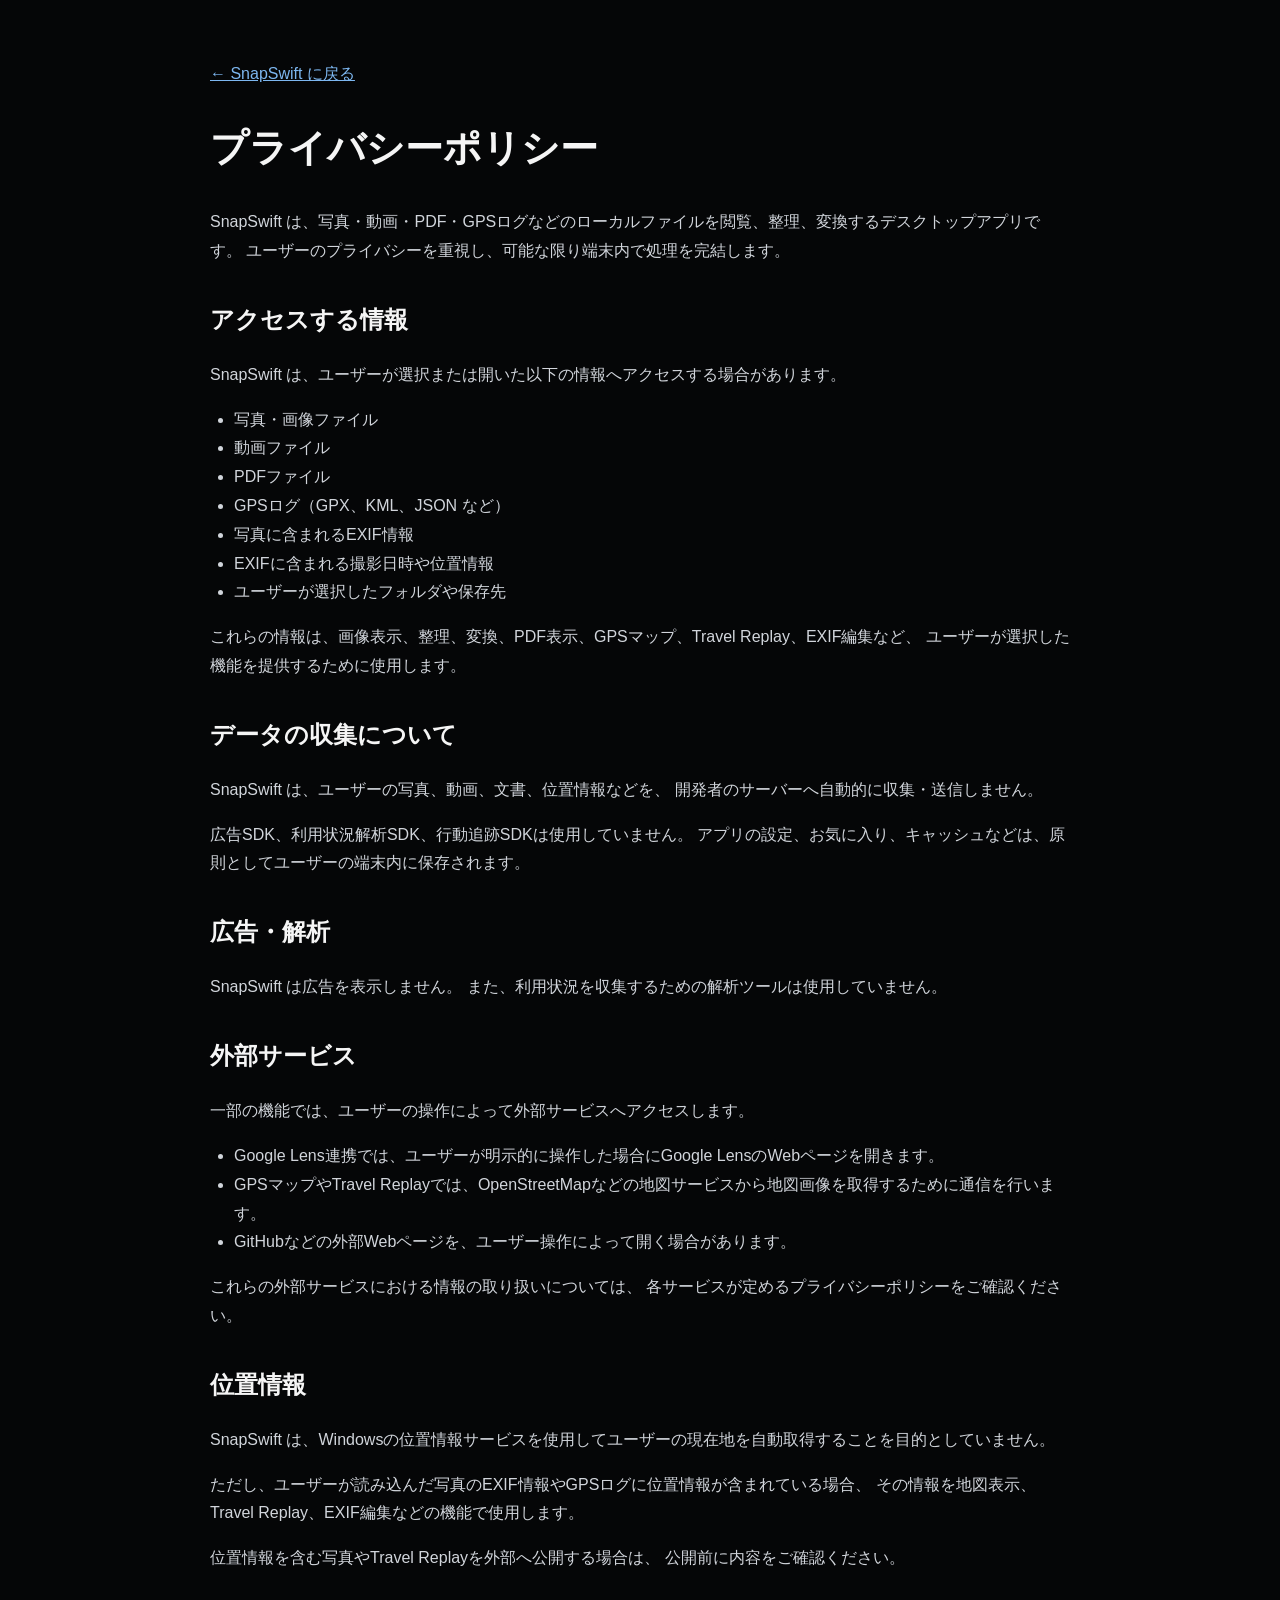
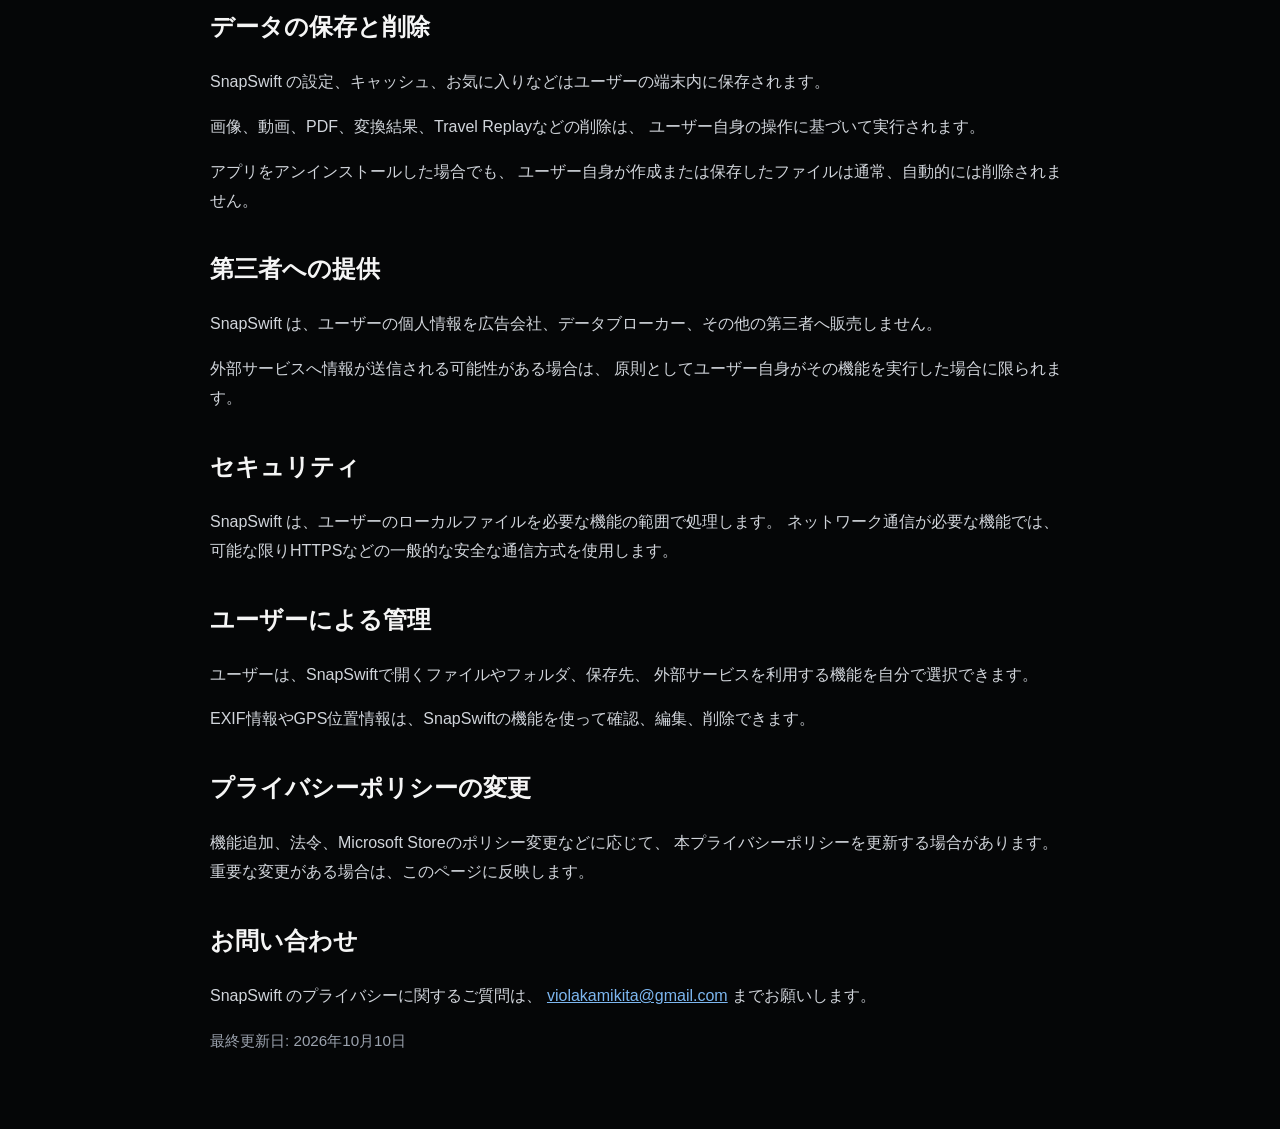
<file: privacy.html>
<!DOCTYPE html>
<html lang="ja">
<head>
<meta charset="UTF-8">
<meta name="viewport" content="width=device-width, initial-scale=1.0">
<title>SnapSwift プライバシーポリシー</title>
<style>
body{
  margin:0;
  background:#050607;
  color:#f5f5f5;
  font-family:-apple-system,BlinkMacSystemFont,"Segoe UI",sans-serif;
  line-height:1.8;
}
main{
  max-width:860px;
  margin:0 auto;
  padding:60px 22px;
}
a{color:#7db7f0}
h1{font-size:38px}
section{margin-top:32px}
p,li{color:#d1d5db}
ul{padding-left:1.5em}
.note{color:#9ca3af;font-size:.95rem}
</style>
</head>
<body>
<main>
<a href="./">← SnapSwift に戻る</a>

<h1>プライバシーポリシー</h1>

<p>
SnapSwift は、写真・動画・PDF・GPSログなどのローカルファイルを閲覧、整理、変換するデスクトップアプリです。
ユーザーのプライバシーを重視し、可能な限り端末内で処理を完結します。
</p>

<section>
<h2>アクセスする情報</h2>
<p>SnapSwift は、ユーザーが選択または開いた以下の情報へアクセスする場合があります。</p>
<ul>
<li>写真・画像ファイル</li>
<li>動画ファイル</li>
<li>PDFファイル</li>
<li>GPSログ（GPX、KML、JSON など）</li>
<li>写真に含まれるEXIF情報</li>
<li>EXIFに含まれる撮影日時や位置情報</li>
<li>ユーザーが選択したフォルダや保存先</li>
</ul>
<p>
これらの情報は、画像表示、整理、変換、PDF表示、GPSマップ、Travel Replay、EXIF編集など、
ユーザーが選択した機能を提供するために使用します。
</p>
</section>

<section>
<h2>データの収集について</h2>
<p>
SnapSwift は、ユーザーの写真、動画、文書、位置情報などを、
開発者のサーバーへ自動的に収集・送信しません。
</p>
<p>
広告SDK、利用状況解析SDK、行動追跡SDKは使用していません。
アプリの設定、お気に入り、キャッシュなどは、原則としてユーザーの端末内に保存されます。
</p>
</section>

<section>
<h2>広告・解析</h2>
<p>
SnapSwift は広告を表示しません。
また、利用状況を収集するための解析ツールは使用していません。
</p>
</section>

<section>
<h2>外部サービス</h2>
<p>一部の機能では、ユーザーの操作によって外部サービスへアクセスします。</p>
<ul>
<li>Google Lens連携では、ユーザーが明示的に操作した場合にGoogle LensのWebページを開きます。</li>
<li>GPSマップやTravel Replayでは、OpenStreetMapなどの地図サービスから地図画像を取得するために通信を行います。</li>
<li>GitHubなどの外部Webページを、ユーザー操作によって開く場合があります。</li>
</ul>
<p>
これらの外部サービスにおける情報の取り扱いについては、
各サービスが定めるプライバシーポリシーをご確認ください。
</p>
</section>

<section>
<h2>位置情報</h2>
<p>
SnapSwift は、Windowsの位置情報サービスを使用してユーザーの現在地を自動取得することを目的としていません。
</p>
<p>
ただし、ユーザーが読み込んだ写真のEXIF情報やGPSログに位置情報が含まれている場合、
その情報を地図表示、Travel Replay、EXIF編集などの機能で使用します。
</p>
<p>
位置情報を含む写真やTravel Replayを外部へ公開する場合は、
公開前に内容をご確認ください。
</p>
</section>

<section>
<h2>データの保存と削除</h2>
<p>
SnapSwift の設定、キャッシュ、お気に入りなどはユーザーの端末内に保存されます。
</p>
<p>
画像、動画、PDF、変換結果、Travel Replayなどの削除は、
ユーザー自身の操作に基づいて実行されます。
</p>
<p>
アプリをアンインストールした場合でも、
ユーザー自身が作成または保存したファイルは通常、自動的には削除されません。
</p>
</section>

<section>
<h2>第三者への提供</h2>
<p>
SnapSwift は、ユーザーの個人情報を広告会社、データブローカー、その他の第三者へ販売しません。
</p>
<p>
外部サービスへ情報が送信される可能性がある場合は、
原則としてユーザー自身がその機能を実行した場合に限られます。
</p>
</section>

<section>
<h2>セキュリティ</h2>
<p>
SnapSwift は、ユーザーのローカルファイルを必要な機能の範囲で処理します。
ネットワーク通信が必要な機能では、可能な限りHTTPSなどの一般的な安全な通信方式を使用します。
</p>
</section>

<section>
<h2>ユーザーによる管理</h2>
<p>
ユーザーは、SnapSwiftで開くファイルやフォルダ、保存先、
外部サービスを利用する機能を自分で選択できます。
</p>
<p>
EXIF情報やGPS位置情報は、SnapSwiftの機能を使って確認、編集、削除できます。
</p>
</section>

<section>
<h2>プライバシーポリシーの変更</h2>
<p>
機能追加、法令、Microsoft Storeのポリシー変更などに応じて、
本プライバシーポリシーを更新する場合があります。
重要な変更がある場合は、このページに反映します。
</p>
</section>

<section>
<h2>お問い合わせ</h2>
<p>
SnapSwift のプライバシーに関するご質問は、
<a href="mailto:violakamikita@gmail.com">violakamikita@gmail.com</a>
までお願いします。
</p>
</section>

<p class="note">最終更新日: 2026年10月10日</p>

</main>
</body>
</html>
</file>
